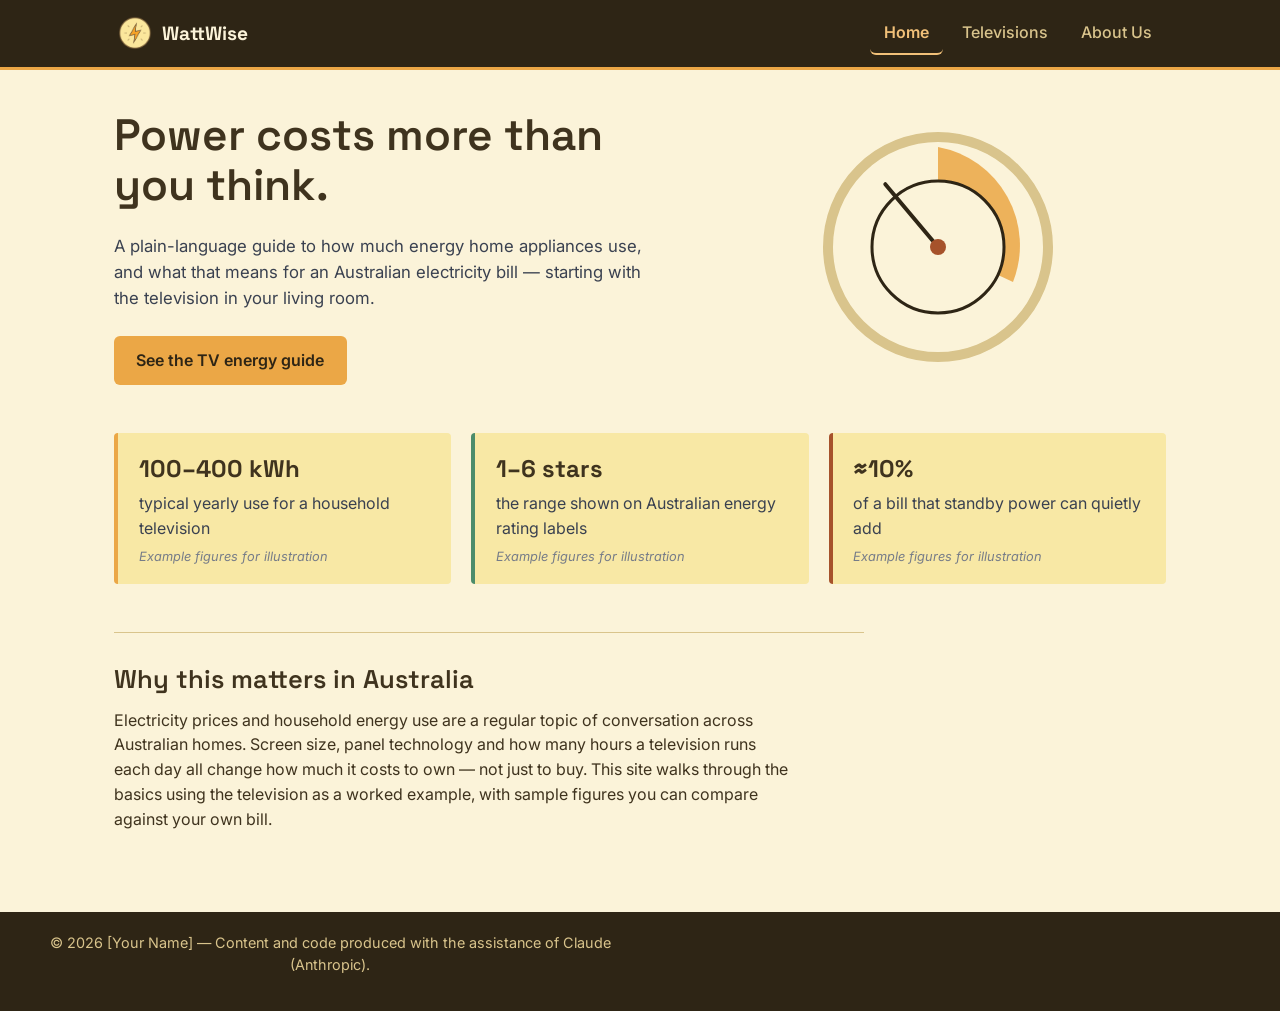
<file: index.html>
<!DOCTYPE html>
<html lang="en-AU">
<head>
<meta charset="UTF-8">
<meta name="viewport" content="width=device-width, initial-scale=1.0">
<title>WattWise — Home</title>
<link rel="preconnect" href="https://fonts.googleapis.com">
<link rel="preconnect" href="https://fonts.gstatic.com" crossorigin>
<link href="https://fonts.googleapis.com/css2?family=Space+Grotesk:wght@500;600;700&family=Inter:wght@400;500;600&display=swap" rel="stylesheet">
<link rel="stylesheet" href="styles.css">
</head>
<body>

<header class="site-header">
  <div class="header-inner">
    <a href="index.html" class="logo" aria-label="WattWise home">
      <img src="PowerIcon.png" alt="" class="logo-mark">
      <span class="logo-text">WattWise</span>
    </a>

    <nav class="main-nav" aria-label="Main">
      <ul>
        <li><a href="index.html" class="nav-link">Home</a></li>
        <li><a href="televisions.html" class="nav-link">Televisions</a></li>
        <li><a href="about.html" class="nav-link">About Us</a></li>
      </ul>
    </nav>
  </div>
</header>

<main>

  <div class="hero">
    <div class="hero-text">
      <h1>Power costs more than you think.</h1>
      <p class="hero-sub">A plain-language guide to how much energy home appliances use, and what that means for an Australian electricity bill — starting with the television in your living room.</p>
      <a href="televisions.html" class="cta">See the TV energy guide</a>
    </div>
    <div class="hero-art" aria-hidden="true">
      <svg viewBox="0 0 260 260" class="dial">
        <circle cx="130" cy="130" r="110" class="dial-ring"/>
        <path d="M130 130 L130 30 A100 100 0 0 1 205 165 Z" class="dial-fill"/>
        <circle cx="130" cy="130" r="66" class="dial-hub"/>
        <g class="dial-needle">
          <line x1="130" y1="130" x2="130" y2="48"/>
        </g>
        <circle cx="130" cy="130" r="8" class="dial-pin"/>
      </svg>
    </div>
  </div>

  <div class="stat-row">
    <div class="stat-card" style="--accent:#EBA746">
      <p class="stat-num">100–400 kWh</p>
      <p class="stat-label">typical yearly use for a household television</p>
      <p class="stat-note">Example figures for illustration</p>
    </div>
    <div class="stat-card" style="--accent:#4C8C6B">
      <p class="stat-num">1–6 stars</p>
      <p class="stat-label">the range shown on Australian energy rating labels</p>
      <p class="stat-note">Example figures for illustration</p>
    </div>
    <div class="stat-card" style="--accent:#A6522B">
      <p class="stat-num">≈10%</p>
      <p class="stat-label">of a bill that standby power can quietly add</p>
      <p class="stat-note">Example figures for illustration</p>
    </div>
  </div>

  <div class="info-block">
    <h2>Why this matters in Australia</h2>
    <p>Electricity prices and household energy use are a regular topic of conversation across Australian homes. Screen size, panel technology and how many hours a television runs each day all change how much it costs to own — not just to buy. This site walks through the basics using the television as a worked example, with sample figures you can compare against your own bill.</p>
  </div>

</main>

<footer class="site-footer">
  <p>© <span id="year"></span> [Your Name] — Content and code produced with the assistance of Claude (Anthropic).</p>
</footer>

<script src="script.js"></script>
</body>
</html>
</file>
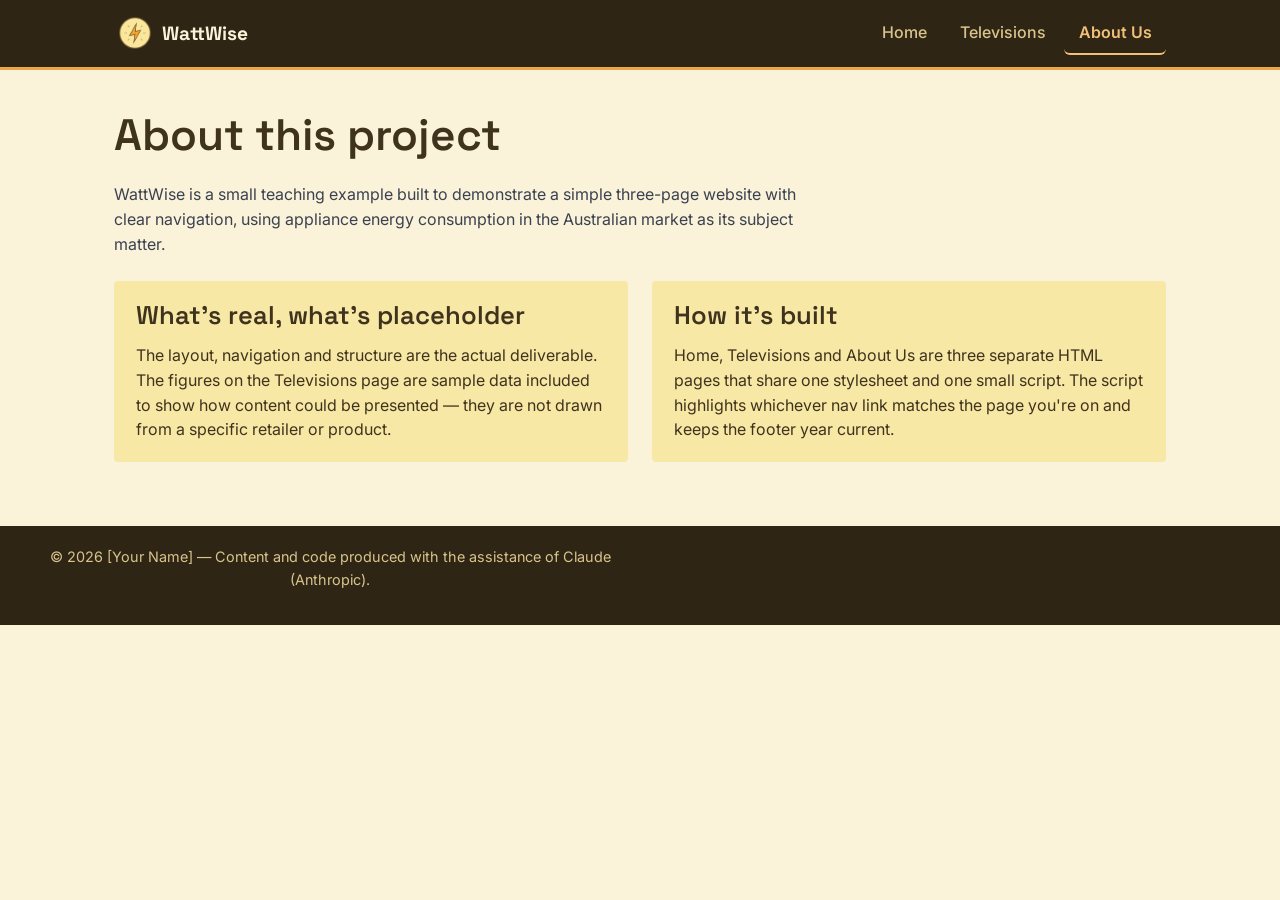
<file: about.html>
<!DOCTYPE html>
<html lang="en-AU">
<head>
<meta charset="UTF-8">
<meta name="viewport" content="width=device-width, initial-scale=1.0">
<title>WattWise — About Us</title>
<link rel="preconnect" href="https://fonts.googleapis.com">
<link rel="preconnect" href="https://fonts.gstatic.com" crossorigin>
<link href="https://fonts.googleapis.com/css2?family=Space+Grotesk:wght@500;600;700&family=Inter:wght@400;500;600&display=swap" rel="stylesheet">
<link rel="stylesheet" href="styles.css">
</head>
<body>

<header class="site-header">
  <div class="header-inner">
    <a href="index.html" class="logo" aria-label="WattWise home">
      <img src="PowerIcon.png" alt="" class="logo-mark">
      <span class="logo-text">WattWise</span>
    </a>

    <nav class="main-nav" aria-label="Main">
      <ul>
        <li><a href="index.html" class="nav-link">Home</a></li>
        <li><a href="televisions.html" class="nav-link">Televisions</a></li>
        <li><a href="about.html" class="nav-link">About Us</a></li>
      </ul>
    </nav>
  </div>
</header>

<main>

  <h1>About this project</h1>
  <p class="page-intro">WattWise is a small teaching example built to demonstrate a simple three-page website with clear navigation, using appliance energy consumption in the Australian market as its subject matter.</p>

  <div class="about-grid">
    <div class="about-card">
      <h2>What's real, what's placeholder</h2>
      <p>The layout, navigation and structure are the actual deliverable. The figures on the Televisions page are sample data included to show how content could be presented — they are not drawn from a specific retailer or product.</p>
    </div>
    <div class="about-card">
      <h2>How it's built</h2>
      <p>Home, Televisions and About Us are three separate HTML pages that share one stylesheet and one small script. The script highlights whichever nav link matches the page you're on and keeps the footer year current.</p>
    </div>
  </div>

</main>

<footer class="site-footer">
  <p>© <span id="year"></span> [Your Name] — Content and code produced with the assistance of Claude (Anthropic).</p>
</footer>

<script src="script.js"></script>
</body>
</html>
</file>
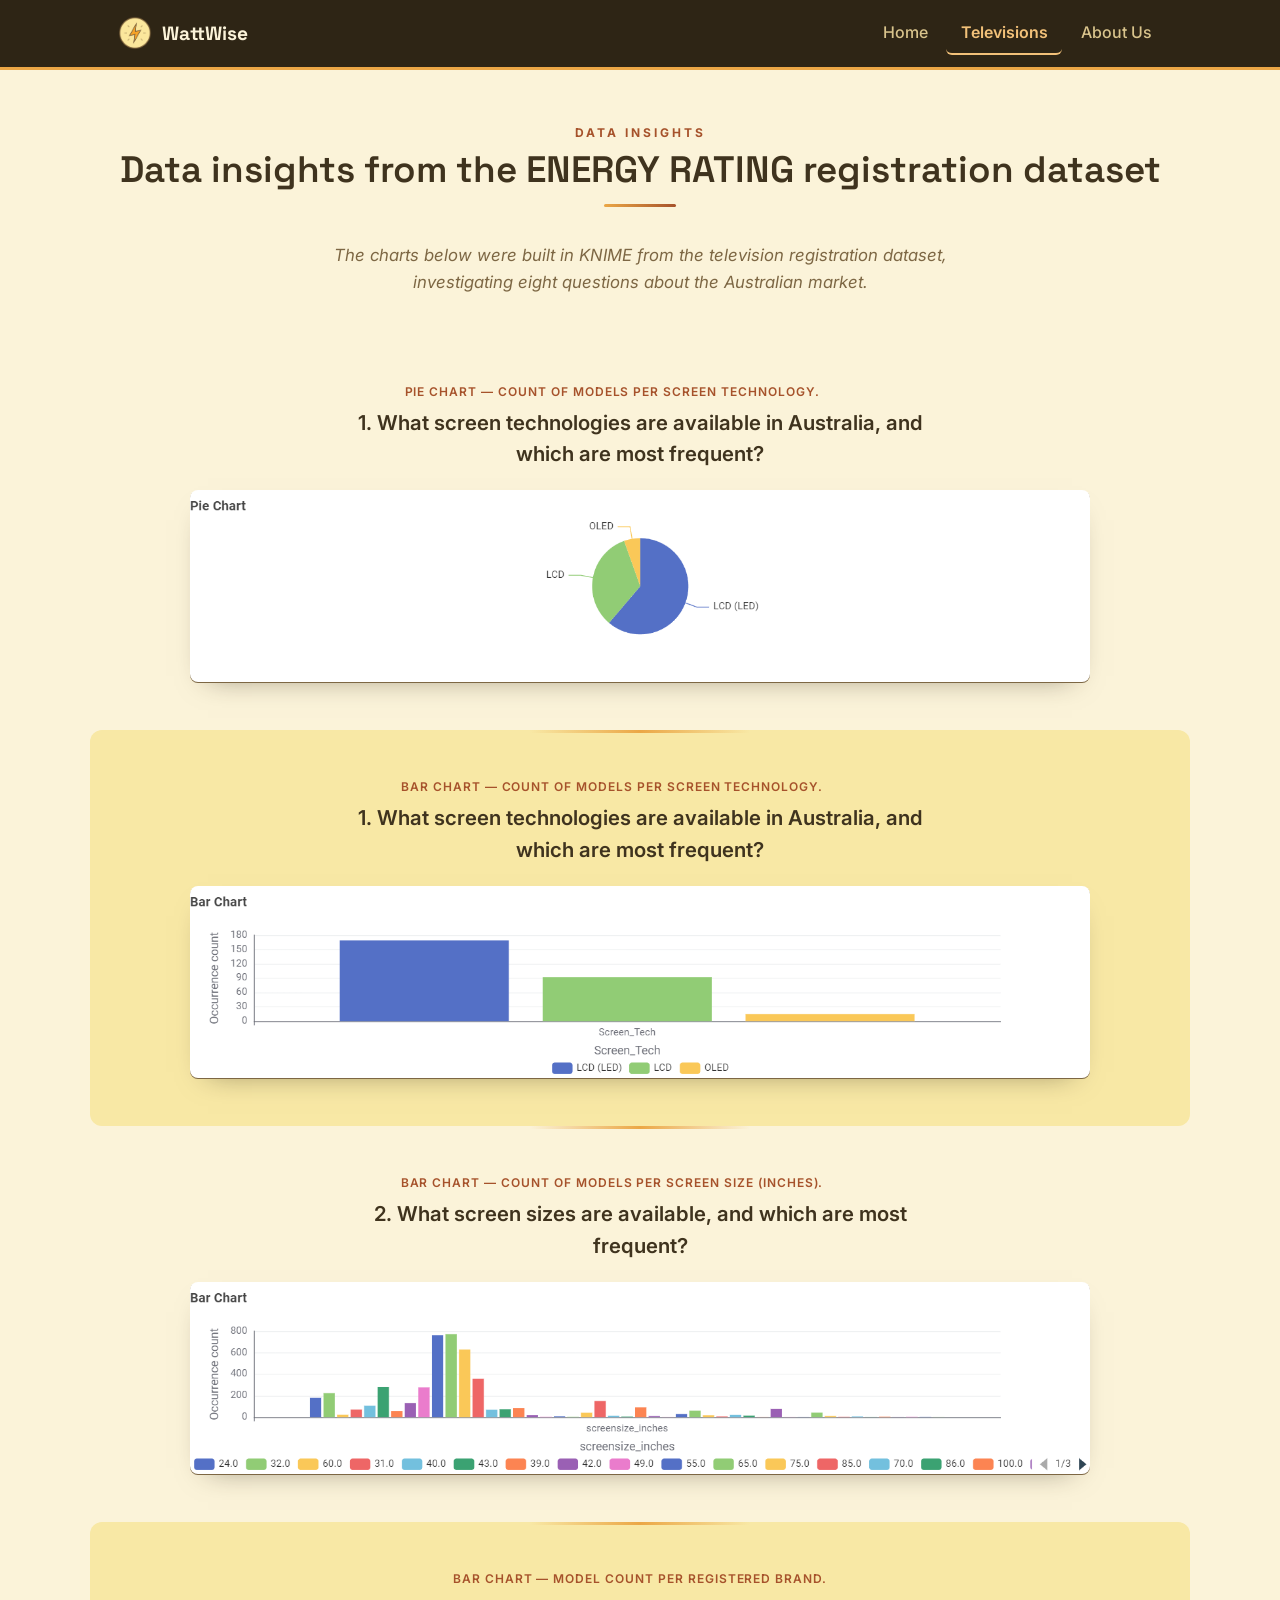
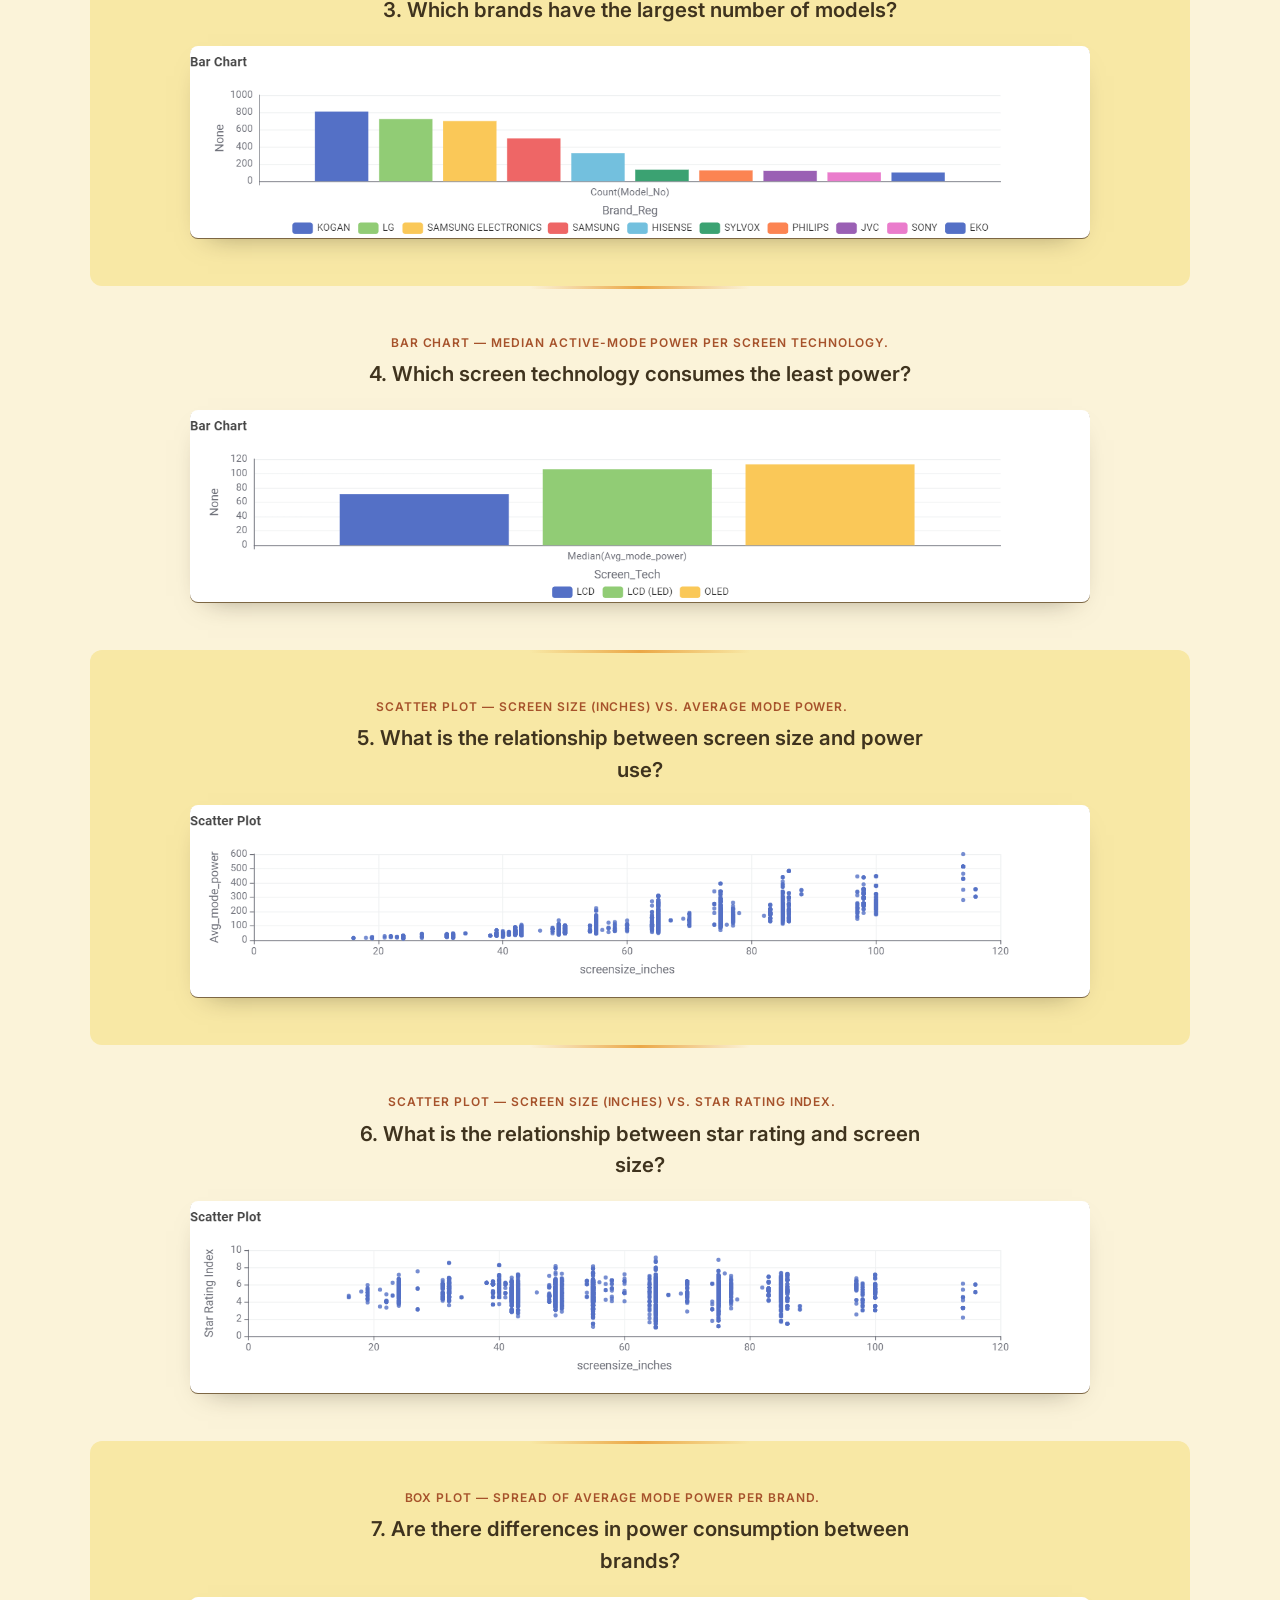
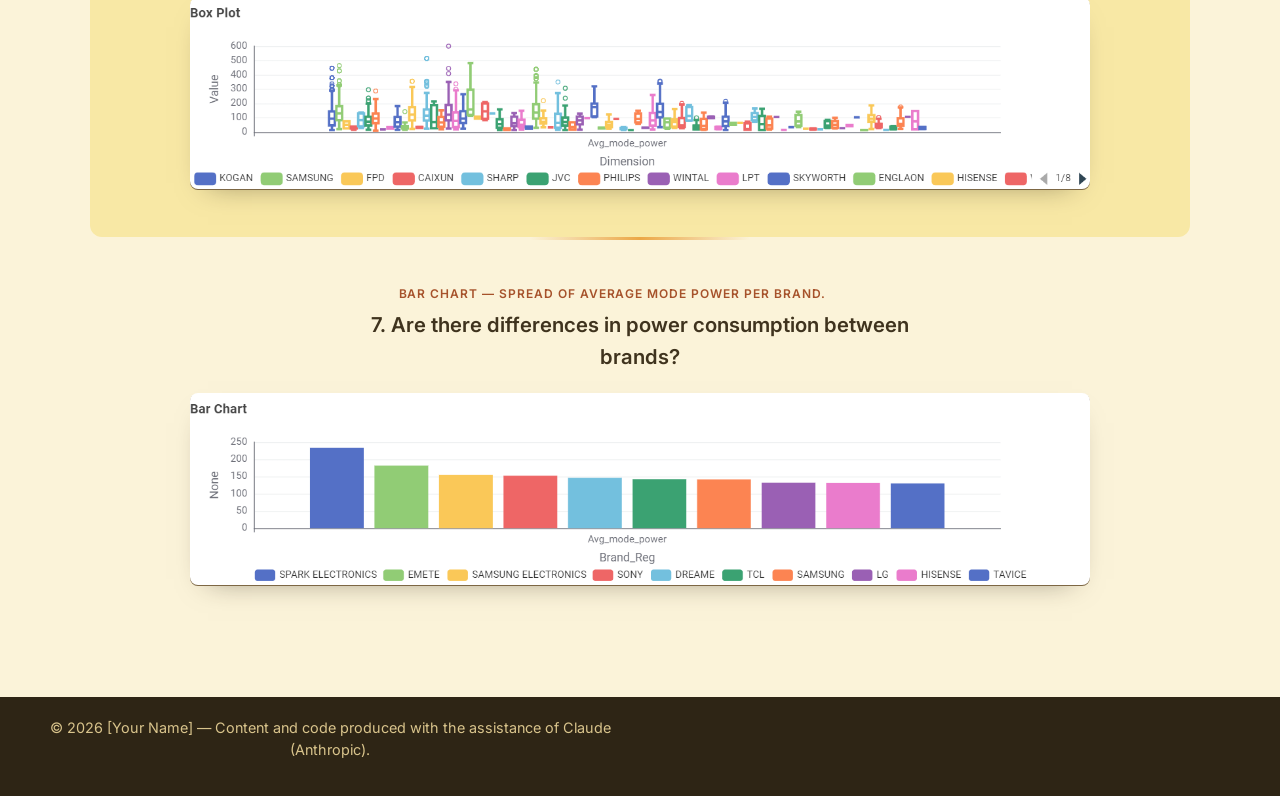
<file: televisions.html>
<!DOCTYPE html>
<html lang="en-AU">
<head>
<meta charset="UTF-8">
<meta name="viewport" content="width=device-width, initial-scale=1.0">
<title>WattWise — Televisions</title>
<link rel="preconnect" href="https://fonts.googleapis.com">
<link rel="preconnect" href="https://fonts.gstatic.com" crossorigin>
<link href="https://fonts.googleapis.com/css2?family=Space+Grotesk:wght@500;600;700&family=Inter:wght@400;500;600&display=swap" rel="stylesheet">
<link rel="stylesheet" href="styles.css">
</head>
<body>

<header class="site-header">
  <div class="header-inner">
    <a href="index.html" class="logo" aria-label="WattWise home">
      <img src="PowerIcon.png" alt="" class="logo-mark">
      <span class="logo-text">WattWise</span>
    </a>

    <nav class="main-nav" aria-label="Main">
      <ul>
        <li><a href="index.html" class="nav-link">Home</a></li>
        <li><a href="televisions.html" class="nav-link">Televisions</a></li>
        <li><a href="about.html" class="nav-link">About Us</a></li>
      </ul>
    </nav>
  </div>
</header>

<main>

  <div class="insights">
    <h2>Data insights from the ENERGY RATING registration dataset</h2>
    <p class="page-intro">The charts below were built in KNIME from the television registration dataset, investigating eight questions about the Australian market.</p>

    <div class="chart-grid">

      <figure class="chart-card">
        <figcaption>
          <h3>1. What screen technologies are available in Australia, and which are most frequent?</h3>
          <p>Pie chart — count of models per screen technology.</p>
        </figcaption>
        <img src="Images/Q1 Pie Chart.png" alt="Pie chart of television count by screen technology" class="chart-image">
      </figure>

      <figure class="chart-card">
        <figcaption>
          <h3>1. What screen technologies are available in Australia, and which are most frequent?</h3>
          <p>Bar chart — count of models per screen technology.</p>
        </figcaption>
        <img src="Images/Q1 Bar Chart.png" alt="Bar chart of television count by screen technology" class="chart-image">
      </figure>

      <figure class="chart-card">
        <figcaption>
          <h3>2. What screen sizes are available, and which are most frequent?</h3>
          <p>Bar chart — count of models per screen size (inches).</p>
        </figcaption>
        <img src="Images/Q2 Bar Chart.png" alt="Bar chart of television count by screen size" class="chart-image">
      </figure>

      <figure class="chart-card">
        <figcaption>
          <h3>3. Which brands have the largest number of models?</h3>
          <p>Bar chart — model count per registered brand.</p>
        </figcaption>
        <img src="Images/Q3 Bar Chart.png" alt="Bar chart of number of models per brand" class="chart-image">
      </figure>

      <figure class="chart-card">
        <figcaption>
          <h3>4. Which screen technology consumes the least power?</h3>
          <p>Bar chart — median active-mode power per screen technology.</p>
        </figcaption>
        <img src="Images/Q4 Bar Chart.png" alt="Bar chart of median power use by screen technology" class="chart-image">
      </figure>

      <figure class="chart-card">
        <figcaption>
          <h3>5. What is the relationship between screen size and power use?</h3>
          <p>Scatter plot — screen size (inches) vs. average mode power.</p>
        </figcaption>
        <img src="Images/Q5 Scatter Plot.png" alt="Scatter plot of screen size against power use" class="chart-image">
      </figure>

      <figure class="chart-card">
        <figcaption>
          <h3>6. What is the relationship between star rating and screen size?</h3>
          <p>Scatter plot — screen size (inches) vs. star rating index.</p>
        </figcaption>
        <img src="Images/Q6 Scatter Plot.png" alt="Scatter plot of screen size against star rating" class="chart-image">
      </figure>

      <figure class="chart-card">
        <figcaption>
          <h3>7. Are there differences in power consumption between brands?</h3>
          <p>Box plot — spread of average mode power per brand.</p>
        </figcaption>
        <img src="Images/Q7 Box Plot.png" alt="Box plot of power consumption by brand" class="chart-image">
      </figure>

      <figure class="chart-card">
        <figcaption>
          <h3>7. Are there differences in power consumption between brands?</h3>
          <p>Bar chart — spread of average mode power per brand.</p>
        </figcaption>
        <img src="Images/Q7 Bar Chart.png" alt="Bar chart of market share by screen technology" class="chart-image">
      </figure>

    </div>
  </div>

</main>

<footer class="site-footer">
  <p>© <span id="year"></span> [Your Name] — Content and code produced with the assistance of Claude (Anthropic).</p>
</footer>

<script src="script.js"></script>
</body>
</html>
</file>
<file: styles.css>
/* ============================================
   WattWise — design tokens
   Palette drawn from a "power/energy" logo concept.
   Replace these hex values if you have an official logo to match.
   ============================================ */
:root {
  /* Colours sampled directly from the WattWise power-icon logo */
  --ink: #3F331E;
  --ink-deep: #2E2515;
  --paper: #FBF3D9;
  --paper-alt: #F8E8A5;
  --amber: #EBA746;
  --amber-light: #F2C179;
  --brown: #7D6744;
  --teal: #4C8C6B;
  --ember: #A6522B;
  --line: #D9C48C;

  --font-head: "Space Grotesk", "Segoe UI", sans-serif;
  --font-body: "Inter", "Segoe UI", sans-serif;
}

* { box-sizing: border-box; }

html { scroll-behavior: smooth; }

body {
  margin: 0;
  font-family: var(--font-body);
  color: var(--ink);
  background: var(--paper);
  line-height: 1.55;
}

h1, h2 {
  font-family: var(--font-head);
  font-weight: 600;
  line-height: 1.15;
  margin: 0 0 0.5em 0;
}

h1 { font-size: clamp(2rem, 4vw, 2.75rem); }
h2 { font-size: clamp(1.3rem, 2.5vw, 1.6rem); }

p { margin: 0 0 1em 0; max-width: 68ch; }

a { color: inherit; }

:focus-visible {
  outline: 3px solid var(--teal);
  outline-offset: 2px;
}

/* ---------- Header / nav ---------- */

.site-header {
  background: var(--ink-deep);
  border-bottom: 3px solid var(--amber);
  position: sticky;
  top: 0;
  z-index: 10;
}

.header-inner {
  max-width: 1100px;
  margin: 0 auto;
  padding: 0.75rem 1.5rem;
  display: flex;
  align-items: center;
  justify-content: space-between;
  gap: 1rem;
  flex-wrap: wrap;
}

.logo {
  display: flex;
  align-items: center;
  gap: 0.6rem;
  text-decoration: none;
  padding: 0.25rem;
  border-radius: 6px;
  transition: transform 0.15s ease;
}

.logo:hover { transform: translateY(-1px); }

.logo-mark { width: 34px; height: 34px; }

.logo-text {
  font-family: var(--font-head);
  font-weight: 700;
  font-size: 1.2rem;
  color: var(--paper);
}

.main-nav ul {
  list-style: none;
  display: flex;
  gap: 0.25rem;
  margin: 0;
  padding: 0;
}

.nav-link {
  display: inline-block;
  text-decoration: none;
  color: #D9C48C;
  font-weight: 500;
  padding: 0.5rem 0.9rem;
  border-radius: 6px;
  border-bottom: 2px solid transparent;
  transition: color 0.15s ease, background 0.15s ease, border-color 0.15s ease;
}

.nav-link:hover {
  color: var(--paper);
  background: rgba(247, 193, 91, 0.12);
}

.nav-link.active {
  color: var(--amber-light);
  border-bottom-color: var(--amber-light);
  font-weight: 600;
}

/* ---------- Page sections ---------- */

main {
  max-width: 1100px;
  margin: 0 auto;
  padding: 2.5rem 1.5rem 4rem;
}

.page-intro { max-width: 70ch; color: #3A4150; }

/* ---------- Home: hero ---------- */

.hero {
  display: grid;
  grid-template-columns: 1.1fr 0.9fr;
  gap: 2.5rem;
  align-items: center;
  margin-bottom: 3rem;
}

.hero-sub { color: #3A4150; font-size: 1.05rem; }

.cta {
  display: inline-block;
  margin-top: 0.5rem;
  background: var(--amber);
  color: var(--ink-deep);
  font-weight: 600;
  padding: 0.75rem 1.4rem;
  border-radius: 6px;
  text-decoration: none;
  transition: background 0.15s ease;
}

.cta:hover { background: var(--amber-light); }

.hero-art { display: flex; justify-content: center; }

.dial { width: 100%; max-width: 260px; }
.dial-ring { fill: none; stroke: var(--line); stroke-width: 10; }
.dial-fill { fill: var(--amber); opacity: 0.85; }
.dial-hub { fill: var(--paper); stroke: var(--ink-deep); stroke-width: 3; }
.dial-needle line {
  stroke: var(--ink-deep);
  stroke-width: 4;
  stroke-linecap: round;
  transform-origin: 130px 130px;
  transform: rotate(-40deg);
  animation: needle-settle 1.1s ease-out;
}
.dial-pin { fill: var(--ember); }

@keyframes needle-settle {
  from { transform: rotate(-140deg); }
  to { transform: rotate(-40deg); }
}

@media (prefers-reduced-motion: reduce) {
  .dial-needle line { animation: none; }
}

/* ---------- Stat cards ---------- */

.stat-row {
  display: grid;
  grid-template-columns: repeat(3, 1fr);
  gap: 1.25rem;
  margin-bottom: 3rem;
}

.stat-card {
  background: var(--paper-alt);
  border-left: 4px solid var(--accent, var(--amber));
  padding: 1.1rem 1.3rem;
  border-radius: 4px;
}

.stat-num {
  font-family: var(--font-head);
  font-weight: 700;
  font-size: 1.5rem;
  margin: 0 0 0.15em 0;
}

.stat-label { margin: 0 0 0.4em 0; color: #3A4150; }

.stat-note {
  margin: 0;
  font-size: 0.8rem;
  color: #767C88;
  font-style: italic;
}

.info-block {
  border-top: 1px solid var(--line);
  padding-top: 2rem;
  max-width: 75ch;
}

/* ---------- Televisions page ---------- */

/* ---------- Insights intro (creative header) ---------- */

.insights {
  text-align: center;
}

.insights h2 {
  position: relative;
  display: inline-block;
  font-size: clamp(1.7rem, 3.2vw, 2.3rem);
  margin-top: 1rem;
}

.insights h2::before {
  content: " DATA INSIGHTS";
  display: block;
  font-family: var(--font-body);
  font-size: 0.75rem;
  font-weight: 700;
  letter-spacing: 0.25em;
  color: var(--ember);
  margin-bottom: 0.6rem;
}

.insights h2::after {
  content: "";
  display: block;
  width: 72px;
  height: 3px;
  background: linear-gradient(90deg, var(--amber), var(--ember));
  margin: 0.75rem auto 0;
  border-radius: 2px;
}

.insights .page-intro {
  max-width: 58ch;
  margin: 1.1rem auto 0;
  font-size: 1.05rem;
  font-style: italic;
  color: var(--brown);
}

.chart-grid {
  display: flex;
  flex-direction: column;
  margin: 2.5rem 0 0;
  padding: 0;
  list-style: none;
}

.chart-card {
  position: relative;
  margin: 0;
  padding: 3rem 0;
  display: flex;
  flex-direction: column;
  align-items: center;
  text-align: center;
  gap: 1.25rem;
}

/* Alternating tint, contained (no viewport-relative units — this was
   causing the unwanted horizontal scrollbar) */
.chart-card:nth-child(even) {
  background: var(--paper-alt);
  margin-inline: -1.5rem;
  padding-inline: 1.5rem;
  border-radius: 12px;
}

/* Thin gradient rule between entries instead of a hard border */
.chart-card + .chart-card::before {
  content: "";
  position: absolute;
  top: 0;
  left: 50%;
  transform: translateX(-50%);
  width: min(220px, 60%);
  height: 3px;
  background: linear-gradient(90deg, transparent, var(--amber), transparent);
}

.chart-card figcaption {
  display: flex;
  flex-direction: column-reverse;
  gap: 0.35rem;
  max-width: 60ch;
}

.chart-card figcaption h3 {
  font-size: clamp(1.1rem, 1.6vw, 1.35rem);
  font-weight: 600;
  margin: 0;
  color: var(--ink);
}

.chart-card figcaption p {
  margin: 0;
  font-size: 0.75rem;
  font-weight: 600;
  letter-spacing: 0.08em;
  text-transform: uppercase;
  color: var(--ember);
}

.chart-image {
  width: 100%;
  max-width: 900px;
  height: auto;
  display: block;
  border-radius: 8px;
  box-shadow: 0 1px 0 var(--brown), 0 12px 28px -18px rgba(46, 37, 21, 0.55);
  background: var(--paper);
  transition: transform 0.2s ease;
  cursor: zoom-in;
}

.chart-image:hover { transform: scale(1.015); }

/* Lightbox for click-to-enlarge */
.lightbox-overlay {
  position: fixed;
  inset: 0;
  background: rgba(46, 37, 21, 0.85);
  display: flex;
  align-items: center;
  justify-content: center;
  padding: 2rem;
  opacity: 0;
  visibility: hidden;
  transition: opacity 0.2s ease;
  z-index: 100;
  cursor: zoom-out;
}

.lightbox-overlay.open {
  opacity: 1;
  visibility: visible;
}

.lightbox-img {
  max-width: 95vw;
  max-height: 90vh;
  border-radius: 8px;
  box-shadow: 0 20px 60px rgba(0, 0, 0, 0.5);
}

/* ---------- About page ---------- */

.about-grid {
  display: grid;
  grid-template-columns: 1fr 1fr;
  gap: 1.5rem;
  margin-top: 1.5rem;
}

.about-card {
  background: var(--paper-alt);
  padding: 1.25rem 1.4rem;
  border-radius: 4px;
}

.about-card p { margin-bottom: 0; }

/* ---------- Footer ---------- */

.site-footer {
  background: var(--ink-deep);
  color: #D9C48C;
  text-align: center;
  padding: 1.25rem 1.5rem;
  font-size: 0.9rem;
}

/* ---------- Responsive ---------- */

@media (max-width: 720px) {
  .hero { grid-template-columns: 1fr; }
  .hero-art { order: -1; }
  .stat-row { grid-template-columns: 1fr; }
  .about-grid { grid-template-columns: 1fr; }
  .main-nav ul { gap: 0; }
  .nav-link { padding: 0.5rem 0.6rem; font-size: 0.95rem; }
}
</file>
